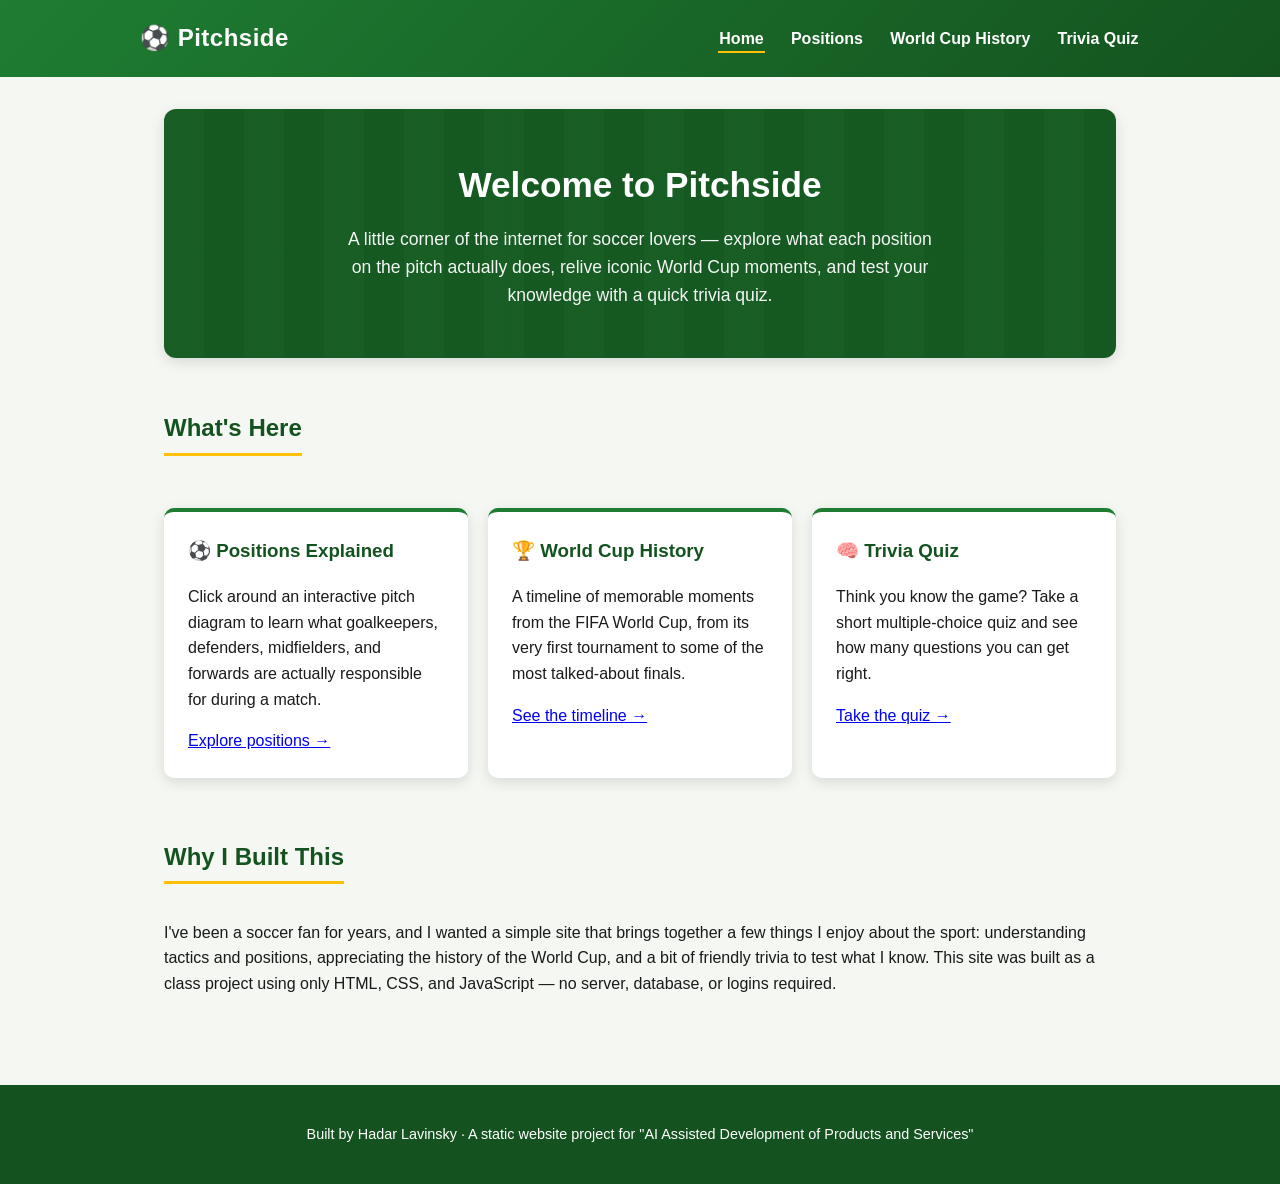
<file: index.html>
<!DOCTYPE html>
<html lang="en">
<head>
  <meta charset="UTF-8" />
  <meta name="viewport" content="width=device-width, initial-scale=1.0" />
  <title>Pitchside | A Soccer Fan Hub</title>
  <link rel="stylesheet" href="css/style.css" />
</head>
<body>
  <header>
    <div class="header-inner">
      <a href="index.html" class="logo">⚽ Pitchside</a>
      <nav>
        <ul>
          <li><a href="index.html" class="active">Home</a></li>
          <li><a href="positions.html">Positions</a></li>
          <li><a href="history.html">World Cup History</a></li>
          <li><a href="quiz.html">Trivia Quiz</a></li>
        </ul>
      </nav>
    </div>
  </header>

  <main>
    <section class="hero">
      <h1>Welcome to Pitchside</h1>
      <p>
        A little corner of the internet for soccer lovers &mdash; explore what
        each position on the pitch actually does, relive iconic World Cup
        moments, and test your knowledge with a quick trivia quiz.
      </p>
    </section>

    <section>
      <h2>What's Here</h2>
      <div class="card-grid">
        <div class="card">
          <h3>⚽ Positions Explained</h3>
          <p>
            Click around an interactive pitch diagram to learn what
            goalkeepers, defenders, midfielders, and forwards are actually
            responsible for during a match.
          </p>
          <a href="positions.html">Explore positions &rarr;</a>
        </div>
        <div class="card">
          <h3>🏆 World Cup History</h3>
          <p>
            A timeline of memorable moments from the FIFA World Cup, from its
            very first tournament to some of the most talked-about finals.
          </p>
          <a href="history.html">See the timeline &rarr;</a>
        </div>
        <div class="card">
          <h3>🧠 Trivia Quiz</h3>
          <p>
            Think you know the game? Take a short multiple-choice quiz and
            see how many questions you can get right.
          </p>
          <a href="quiz.html">Take the quiz &rarr;</a>
        </div>
      </div>
    </section>

    <section>
      <h2>Why I Built This</h2>
      <p>
        I've been a soccer fan for years, and I wanted a simple site that
        brings together a few things I enjoy about the sport: understanding
        tactics and positions, appreciating the history of the World Cup, and
        a bit of friendly trivia to test what I know. This site was built as
        a class project using only HTML, CSS, and JavaScript &mdash; no
        server, database, or logins required.
      </p>
    </section>
  </main>

  <footer>
    <p>Built by Hadar Lavinsky &middot; A static website project for "AI Assisted Development of Products and Services"</p>
  </footer>
</body>
</html>
</file>
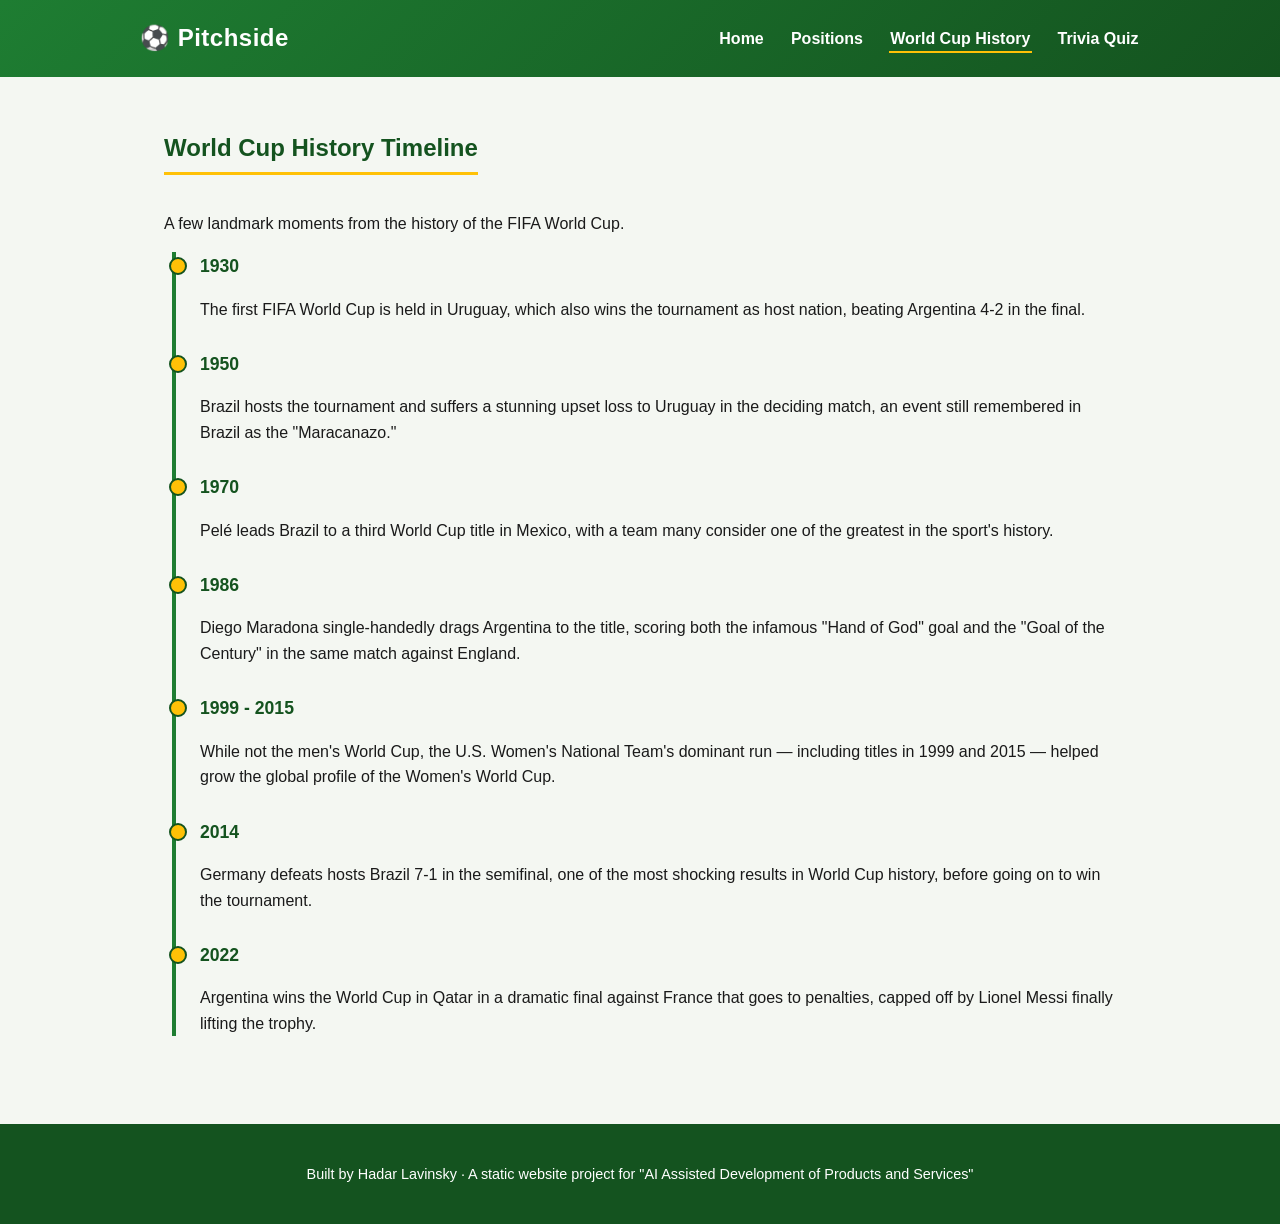
<file: history.html>
<!DOCTYPE html>
<html lang="en">
<head>
  <meta charset="UTF-8" />
  <meta name="viewport" content="width=device-width, initial-scale=1.0" />
  <title>World Cup History | Pitchside</title>
  <link rel="stylesheet" href="css/style.css" />
</head>
<body>
  <header>
    <div class="header-inner">
      <a href="index.html" class="logo">⚽ Pitchside</a>
      <nav>
        <ul>
          <li><a href="index.html">Home</a></li>
          <li><a href="positions.html">Positions</a></li>
          <li><a href="history.html" class="active">World Cup History</a></li>
          <li><a href="quiz.html">Trivia Quiz</a></li>
        </ul>
      </nav>
    </div>
  </header>

  <main>
    <section>
      <h2>World Cup History Timeline</h2>
      <p>A few landmark moments from the history of the FIFA World Cup.</p>

      <div class="timeline">
        <div class="timeline-item">
          <div class="year">1930</div>
          <p>The first FIFA World Cup is held in Uruguay, which also wins the tournament as host nation, beating Argentina 4-2 in the final.</p>
        </div>
        <div class="timeline-item">
          <div class="year">1950</div>
          <p>Brazil hosts the tournament and suffers a stunning upset loss to Uruguay in the deciding match, an event still remembered in Brazil as the "Maracanazo."</p>
        </div>
        <div class="timeline-item">
          <div class="year">1970</div>
          <p>Pelé leads Brazil to a third World Cup title in Mexico, with a team many consider one of the greatest in the sport's history.</p>
        </div>
        <div class="timeline-item">
          <div class="year">1986</div>
          <p>Diego Maradona single-handedly drags Argentina to the title, scoring both the infamous "Hand of God" goal and the "Goal of the Century" in the same match against England.</p>
        </div>
        <div class="timeline-item">
          <div class="year">1999 - 2015</div>
          <p>While not the men's World Cup, the U.S. Women's National Team's dominant run &mdash; including titles in 1999 and 2015 &mdash; helped grow the global profile of the Women's World Cup.</p>
        </div>
        <div class="timeline-item">
          <div class="year">2014</div>
          <p>Germany defeats hosts Brazil 7-1 in the semifinal, one of the most shocking results in World Cup history, before going on to win the tournament.</p>
        </div>
        <div class="timeline-item">
          <div class="year">2022</div>
          <p>Argentina wins the World Cup in Qatar in a dramatic final against France that goes to penalties, capped off by Lionel Messi finally lifting the trophy.</p>
        </div>
      </div>
    </section>
  </main>

  <footer>
    <p>Built by Hadar Lavinsky &middot; A static website project for "AI Assisted Development of Products and Services"</p>
  </footer>
</body>
</html>
</file>
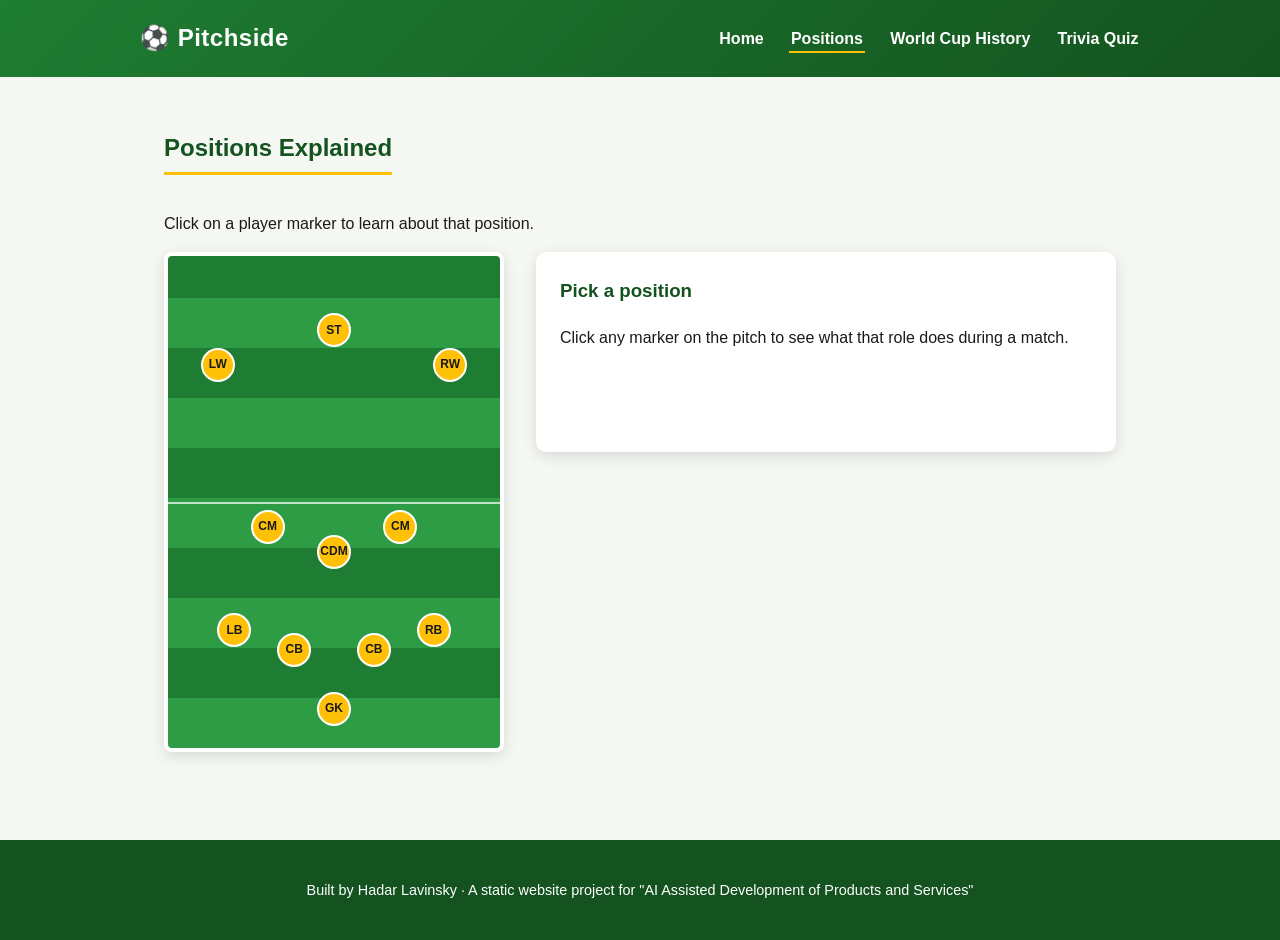
<file: positions.html>
<!DOCTYPE html>
<html lang="en">
<head>
  <meta charset="UTF-8" />
  <meta name="viewport" content="width=device-width, initial-scale=1.0" />
  <title>Positions | Pitchside</title>
  <link rel="stylesheet" href="css/style.css" />
</head>
<body>
  <header>
    <div class="header-inner">
      <a href="index.html" class="logo">⚽ Pitchside</a>
      <nav>
        <ul>
          <li><a href="index.html">Home</a></li>
          <li><a href="positions.html" class="active">Positions</a></li>
          <li><a href="history.html">World Cup History</a></li>
          <li><a href="quiz.html">Trivia Quiz</a></li>
        </ul>
      </nav>
    </div>
  </header>

  <main>
    <section>
      <h2>Positions Explained</h2>
      <p>Click on a player marker to learn about that position.</p>

      <div class="pitch-wrap">
        <div class="pitch" id="pitch">
          <!-- markers are placed with JS-friendly data attributes -->
          <div class="player-dot" style="top: 92%; left: 50%;" data-position="goalkeeper">GK</div>

          <div class="player-dot" style="top: 76%; left: 20%;" data-position="fullback">LB</div>
          <div class="player-dot" style="top: 80%; left: 38%;" data-position="centerback">CB</div>
          <div class="player-dot" style="top: 80%; left: 62%;" data-position="centerback">CB</div>
          <div class="player-dot" style="top: 76%; left: 80%;" data-position="fullback">RB</div>

          <div class="player-dot" style="top: 55%; left: 30%;" data-position="midfielder">CM</div>
          <div class="player-dot" style="top: 60%; left: 50%;" data-position="midfielder">CDM</div>
          <div class="player-dot" style="top: 55%; left: 70%;" data-position="midfielder">CM</div>

          <div class="player-dot" style="top: 22%; left: 15%;" data-position="winger">LW</div>
          <div class="player-dot" style="top: 15%; left: 50%;" data-position="striker">ST</div>
          <div class="player-dot" style="top: 22%; left: 85%;" data-position="winger">RW</div>
        </div>

        <div class="position-info" id="position-info">
          <h3>Pick a position</h3>
          <p>Click any marker on the pitch to see what that role does during a match.</p>
        </div>
      </div>
    </section>
  </main>

  <footer>
    <p>Built by Hadar Lavinsky &middot; A static website project for "AI Assisted Development of Products and Services"</p>
  </footer>

  <script src="js/positions.js"></script>
</body>
</html>
</file>
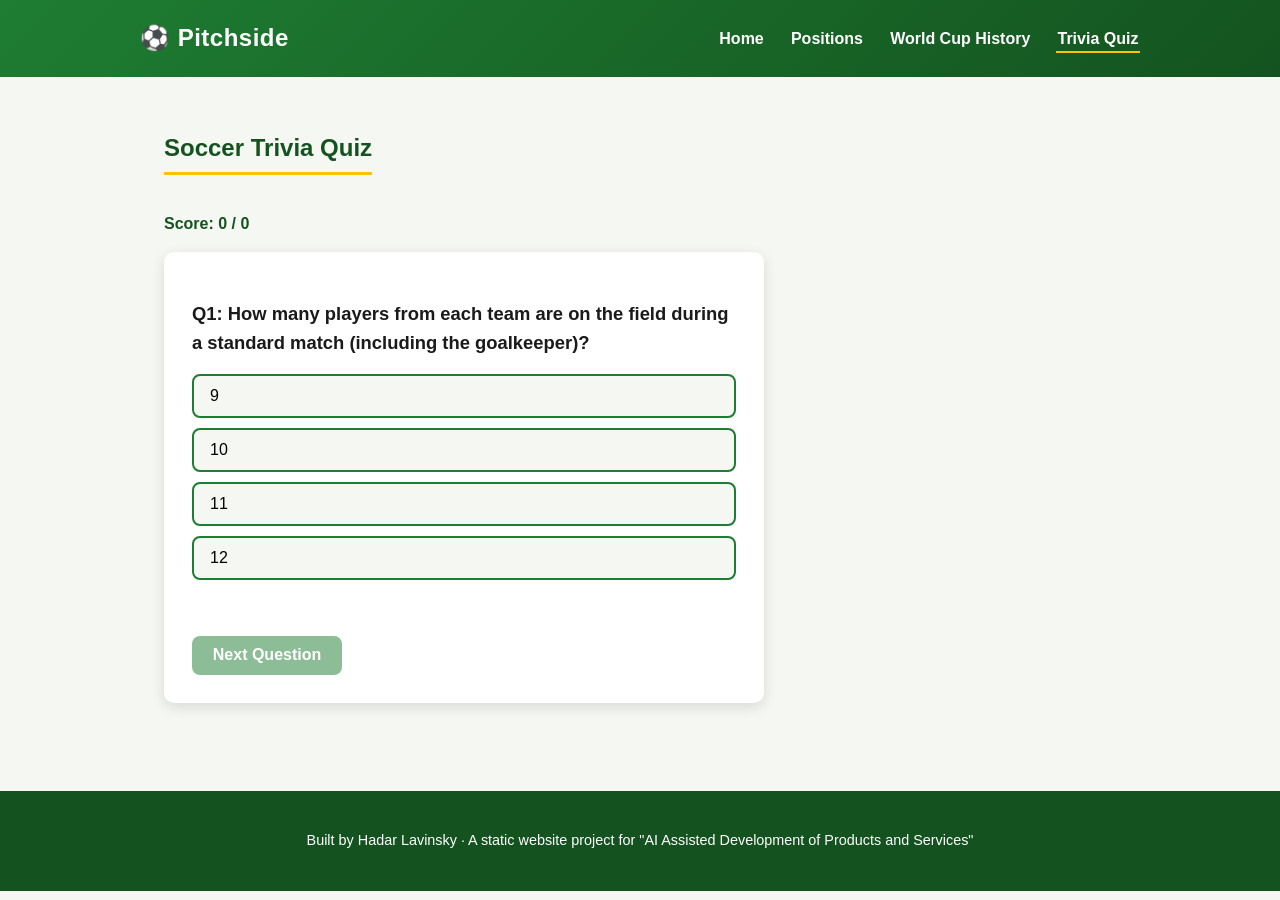
<file: quiz.html>
<!DOCTYPE html>
<html lang="en">
<head>
  <meta charset="UTF-8" />
  <meta name="viewport" content="width=device-width, initial-scale=1.0" />
  <title>Trivia Quiz | Pitchside</title>
  <link rel="stylesheet" href="css/style.css" />
</head>
<body>
  <header>
    <div class="header-inner">
      <a href="index.html" class="logo">⚽ Pitchside</a>
      <nav>
        <ul>
          <li><a href="index.html">Home</a></li>
          <li><a href="positions.html">Positions</a></li>
          <li><a href="history.html">World Cup History</a></li>
          <li><a href="quiz.html" class="active">Trivia Quiz</a></li>
        </ul>
      </nav>
    </div>
  </header>

  <main>
    <section>
      <h2>Soccer Trivia Quiz</h2>
      <p id="quiz-score">Score: 0 / 0</p>

      <div id="quiz-card">
        <p id="quiz-question">Loading question...</p>
        <div id="quiz-options"></div>
        <p id="quiz-feedback"></p>
        <button id="next-btn" class="primary-btn" disabled>Next Question</button>
      </div>
    </section>
  </main>

  <footer>
    <p>Built by Hadar Lavinsky &middot; A static website project for "AI Assisted Development of Products and Services"</p>
  </footer>

  <script src="js/quiz.js"></script>
</body>
</html>
</file>
<file: css/style.css>
:root {
  --pitch-green: #1e7d32;
  --pitch-green-dark: #14531f;
  --grass-light: #2e9c44;
  --white: #ffffff;
  --off-white: #f4f7f2;
  --ink: #1a1a1a;
  --gold: #ffc107;
  --card-shadow: 0 4px 14px rgba(0, 0, 0, 0.12);
  --max-width: 1000px;
}

* {
  box-sizing: border-box;
}

body {
  margin: 0;
  font-family: "Segoe UI", Helvetica, Arial, sans-serif;
  color: var(--ink);
  background: var(--off-white);
  line-height: 1.6;
}

header {
  background: linear-gradient(135deg, var(--pitch-green), var(--pitch-green-dark));
  color: var(--white);
  padding: 1.2rem 1.5rem;
}

.header-inner {
  max-width: var(--max-width);
  margin: 0 auto;
  display: flex;
  align-items: center;
  justify-content: space-between;
  flex-wrap: wrap;
  gap: 0.75rem;
}

.logo {
  font-size: 1.5rem;
  font-weight: 800;
  letter-spacing: 0.5px;
  display: flex;
  align-items: center;
  gap: 0.5rem;
  text-decoration: none;
  color: var(--white);
}

nav ul {
  list-style: none;
  display: flex;
  gap: 1.5rem;
  margin: 0;
  padding: 0;
  flex-wrap: wrap;
}

nav a {
  color: var(--white);
  text-decoration: none;
  font-weight: 600;
  padding: 0.3rem 0.1rem;
  border-bottom: 2px solid transparent;
  transition: border-color 0.2s ease;
}

nav a:hover,
nav a.active {
  border-color: var(--gold);
}

main {
  max-width: var(--max-width);
  margin: 0 auto;
  padding: 2rem 1.5rem 3rem;
}

.hero {
  background: linear-gradient(rgba(20, 83, 31, 0.85), rgba(20, 83, 31, 0.85)),
    repeating-linear-gradient(90deg, var(--grass-light) 0px, var(--grass-light) 40px, var(--pitch-green) 40px, var(--pitch-green) 80px);
  color: var(--white);
  border-radius: 12px;
  padding: 3rem 2rem;
  text-align: center;
  margin-bottom: 2rem;
  box-shadow: var(--card-shadow);
}

.hero h1 {
  font-size: 2.2rem;
  margin: 0 0 0.75rem;
}

.hero p {
  font-size: 1.1rem;
  max-width: 600px;
  margin: 0 auto;
  opacity: 0.95;
}

.card-grid {
  display: grid;
  grid-template-columns: repeat(auto-fit, minmax(260px, 1fr));
  gap: 1.25rem;
  margin: 2rem 0;
}

.card {
  background: var(--white);
  border-radius: 10px;
  padding: 1.5rem;
  box-shadow: var(--card-shadow);
  border-top: 4px solid var(--pitch-green);
}

.card h3 {
  margin-top: 0;
  color: var(--pitch-green-dark);
}

section {
  margin-bottom: 2.5rem;
}

section h2 {
  color: var(--pitch-green-dark);
  border-bottom: 3px solid var(--gold);
  display: inline-block;
  padding-bottom: 0.3rem;
}

footer {
  background: var(--pitch-green-dark);
  color: var(--white);
  text-align: center;
  padding: 1.5rem;
  font-size: 0.9rem;
}

footer a {
  color: var(--gold);
}

/* Positions page: interactive pitch */
.pitch-wrap {
  display: flex;
  gap: 2rem;
  flex-wrap: wrap;
  align-items: flex-start;
}

.pitch {
  position: relative;
  width: 340px;
  height: 500px;
  background: repeating-linear-gradient(0deg, var(--grass-light) 0px, var(--grass-light) 50px, var(--pitch-green) 50px, var(--pitch-green) 100px);
  border: 4px solid var(--white);
  border-radius: 8px;
  box-shadow: var(--card-shadow);
  flex-shrink: 0;
}

.pitch::before {
  content: "";
  position: absolute;
  top: 50%;
  left: 0;
  right: 0;
  height: 2px;
  background: rgba(255, 255, 255, 0.7);
}

.player-dot {
  position: absolute;
  width: 34px;
  height: 34px;
  border-radius: 50%;
  background: var(--gold);
  border: 2px solid var(--white);
  color: var(--ink);
  font-weight: 700;
  font-size: 0.75rem;
  display: flex;
  align-items: center;
  justify-content: center;
  cursor: pointer;
  transform: translate(-50%, -50%);
  transition: transform 0.15s ease, background 0.15s ease;
}

.player-dot:hover,
.player-dot.selected {
  transform: translate(-50%, -50%) scale(1.15);
  background: var(--white);
}

.position-info {
  flex: 1;
  min-width: 260px;
  background: var(--white);
  border-radius: 10px;
  padding: 1.5rem;
  box-shadow: var(--card-shadow);
  min-height: 200px;
}

.position-info h3 {
  margin-top: 0;
  color: var(--pitch-green-dark);
}

/* History timeline */
.timeline {
  border-left: 4px solid var(--pitch-green);
  padding-left: 1.5rem;
  margin-left: 0.5rem;
}

.timeline-item {
  margin-bottom: 1.75rem;
  position: relative;
}

.timeline-item::before {
  content: "";
  position: absolute;
  left: -1.95rem;
  top: 0.3rem;
  width: 14px;
  height: 14px;
  background: var(--gold);
  border-radius: 50%;
  border: 2px solid var(--pitch-green-dark);
}

.timeline-item .year {
  font-weight: 800;
  color: var(--pitch-green-dark);
  font-size: 1.1rem;
}

/* Quiz */
#quiz-card {
  background: var(--white);
  border-radius: 10px;
  padding: 1.75rem;
  box-shadow: var(--card-shadow);
  max-width: 600px;
}

#quiz-question {
  font-size: 1.15rem;
  font-weight: 700;
  margin-bottom: 1rem;
}

#quiz-options {
  display: flex;
  flex-direction: column;
  gap: 0.6rem;
  margin-bottom: 1rem;
}

.quiz-option {
  padding: 0.7rem 1rem;
  border: 2px solid var(--pitch-green);
  border-radius: 8px;
  background: var(--off-white);
  cursor: pointer;
  text-align: left;
  font-size: 1rem;
  transition: background 0.15s ease, border-color 0.15s ease;
}

.quiz-option:hover {
  background: #e4f2e6;
}

.quiz-option.correct {
  background: #c8e6c9;
  border-color: #2e7d32;
}

.quiz-option.incorrect {
  background: #ffcdd2;
  border-color: #c62828;
}

#quiz-feedback {
  min-height: 1.5rem;
  font-weight: 600;
  margin-bottom: 1rem;
}

#quiz-score {
  font-weight: 700;
  color: var(--pitch-green-dark);
}

button.primary-btn {
  background: var(--pitch-green);
  color: var(--white);
  border: none;
  padding: 0.65rem 1.3rem;
  border-radius: 8px;
  font-weight: 700;
  cursor: pointer;
  font-size: 1rem;
}

button.primary-btn:hover {
  background: var(--pitch-green-dark);
}

button.primary-btn:disabled {
  opacity: 0.5;
  cursor: not-allowed;
}

@media (max-width: 600px) {
  nav ul {
    gap: 0.9rem;
  }
  .hero h1 {
    font-size: 1.6rem;
  }
  .pitch {
    width: 100%;
    max-width: 340px;
  }
}
</file>
